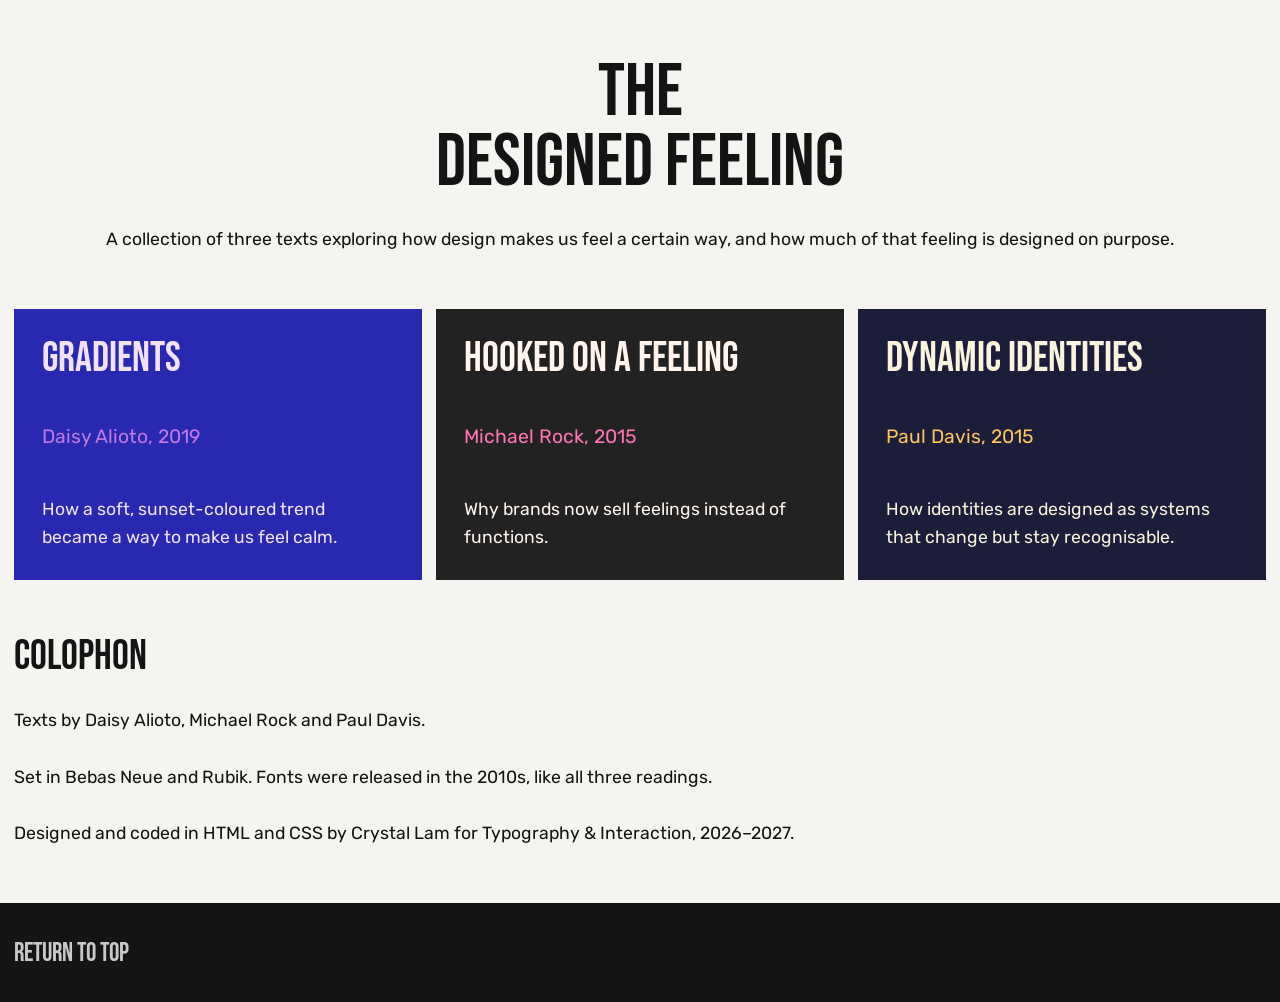
<file: index.html>
<!DOCTYPE html>
<html lang="en">
	<head>
		<meta charset="utf-8">
		<meta name="viewport" content="width=device-width, initial-scale=1">
		<title>The Designed Feeling</title>
		<style>
			@import 'styles/reset.css' layer(reset);
			@import 'styles/common.css' layer(common);
			@import 'styles/landing.css' layer(page);
		</style>
	</head>
	<body>
		<main>
			<!-- Cover -->
			<header>
				<h1>The <span class="title-key">Designed Feeling</span></h1>
				<p>A collection of three texts exploring how design makes us feel a certain way, and how much of that feeling is designed <nobr>on purpose.</nobr></p>
			</header>

			<!-- Table of contents: each chapter shows its own article's colours -->
			<section>
				<ol>
					<li class="chapter gradients">
						<h2><a href="gradients/">Gradients</a></h2>
						<p class="author">Daisy Alioto, 2019</p>
						<p>How a soft, sunset-coloured trend became a way to make us feel calm.</p>
					</li>
					<li class="chapter feeling">
						<h2><a href="hooked-on-a-feeling/">Hooked on a Feeling</a></h2>
						<p class="author">Michael Rock, 2015</p>
						<p>Why brands now sell feelings instead of functions.</p>
					</li>
					<li class="chapter identities">
						<h2><a href="dynamic-identities/">Dynamic Identities</a></h2>
						<p class="author">Paul Davis, 2015</p>
						<p>How identities are designed as systems that change but stay recognisable.</p>
					</li>
				</ol>
			</section>

			<!-- Colophon -->
			<section>
				<h2>Colophon</h2>
				<p>Texts by Daisy Alioto, Michael Rock and Paul Davis.</p>
				<p>Set in Bebas Neue and Rubik. Fonts were released in the 2010s, like all three readings.</p>
				<p>Designed and coded in HTML and CSS by Crystal Lam for Typography &amp; Interaction, 2026–2027.</p>
			</section>
		</main>

		<footer>
			<a href="#">Return to top</a>
		</footer>
	</body>
</html>
</file>
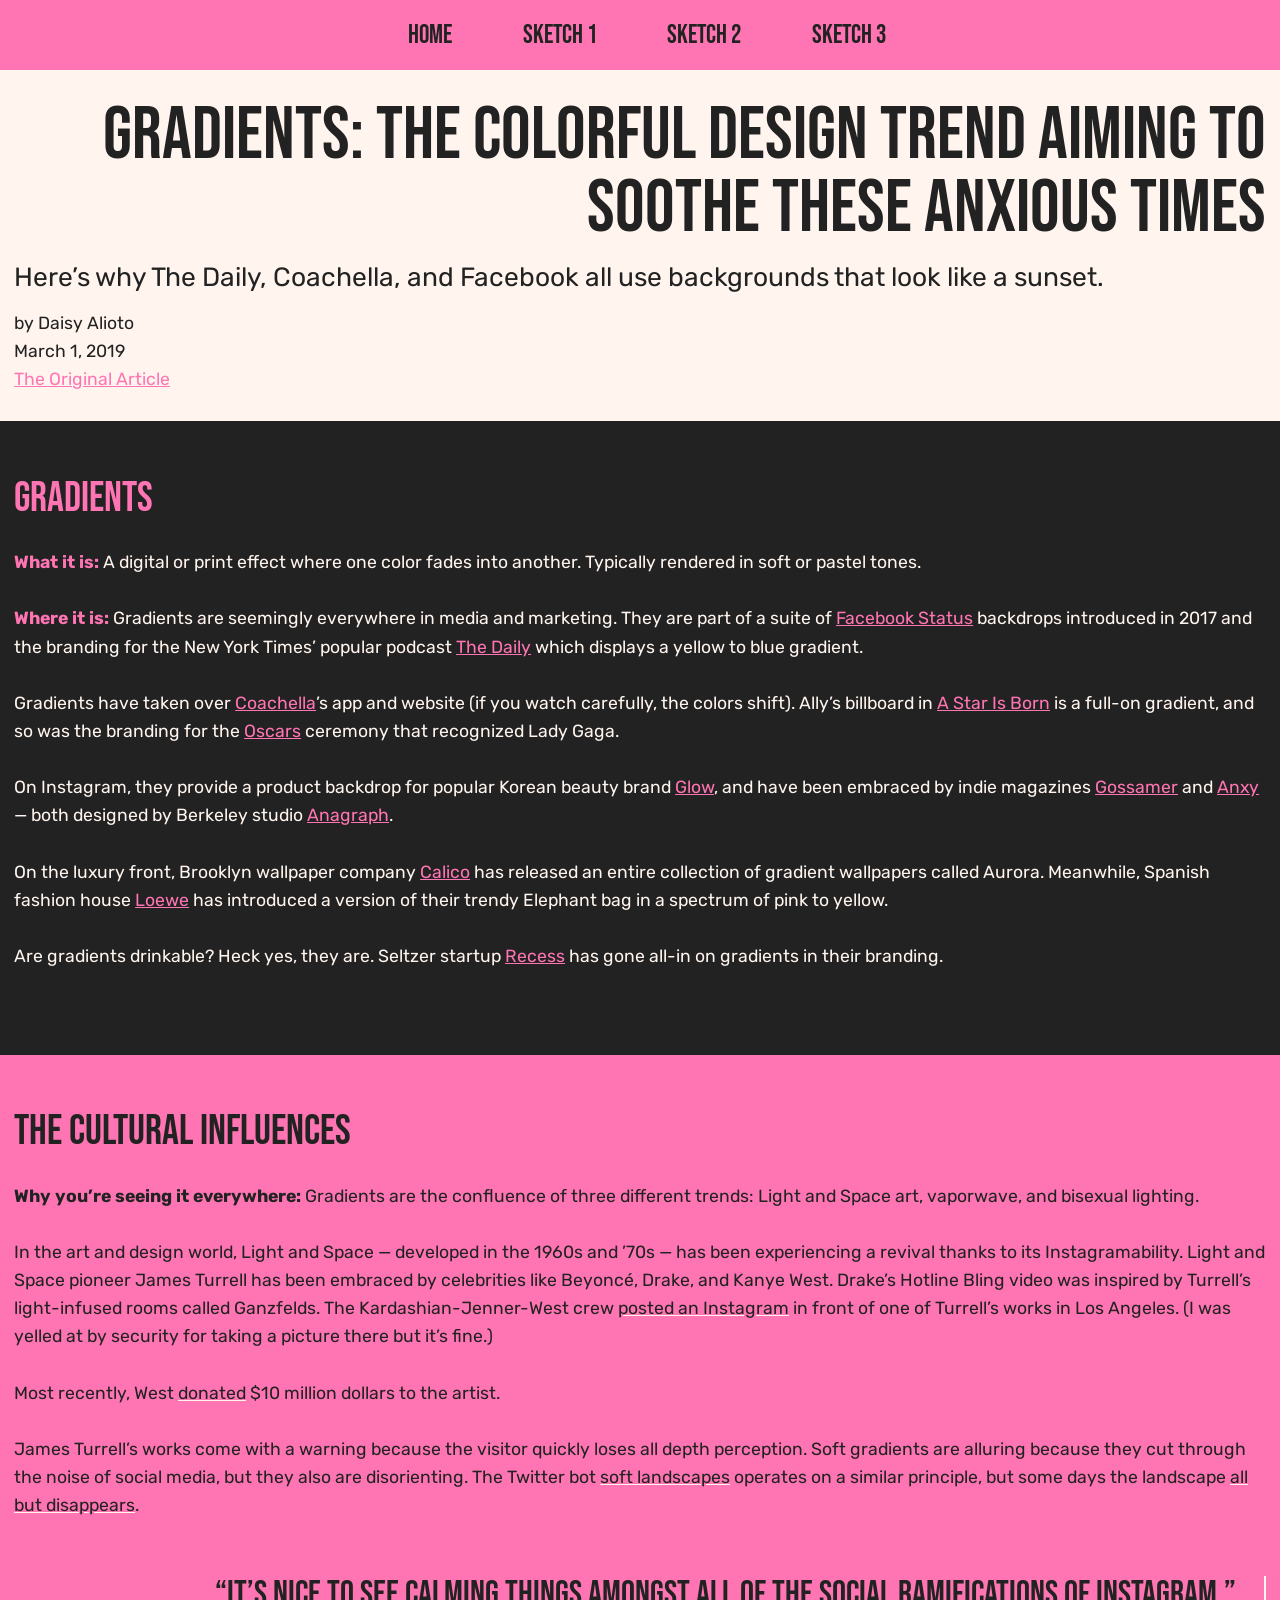
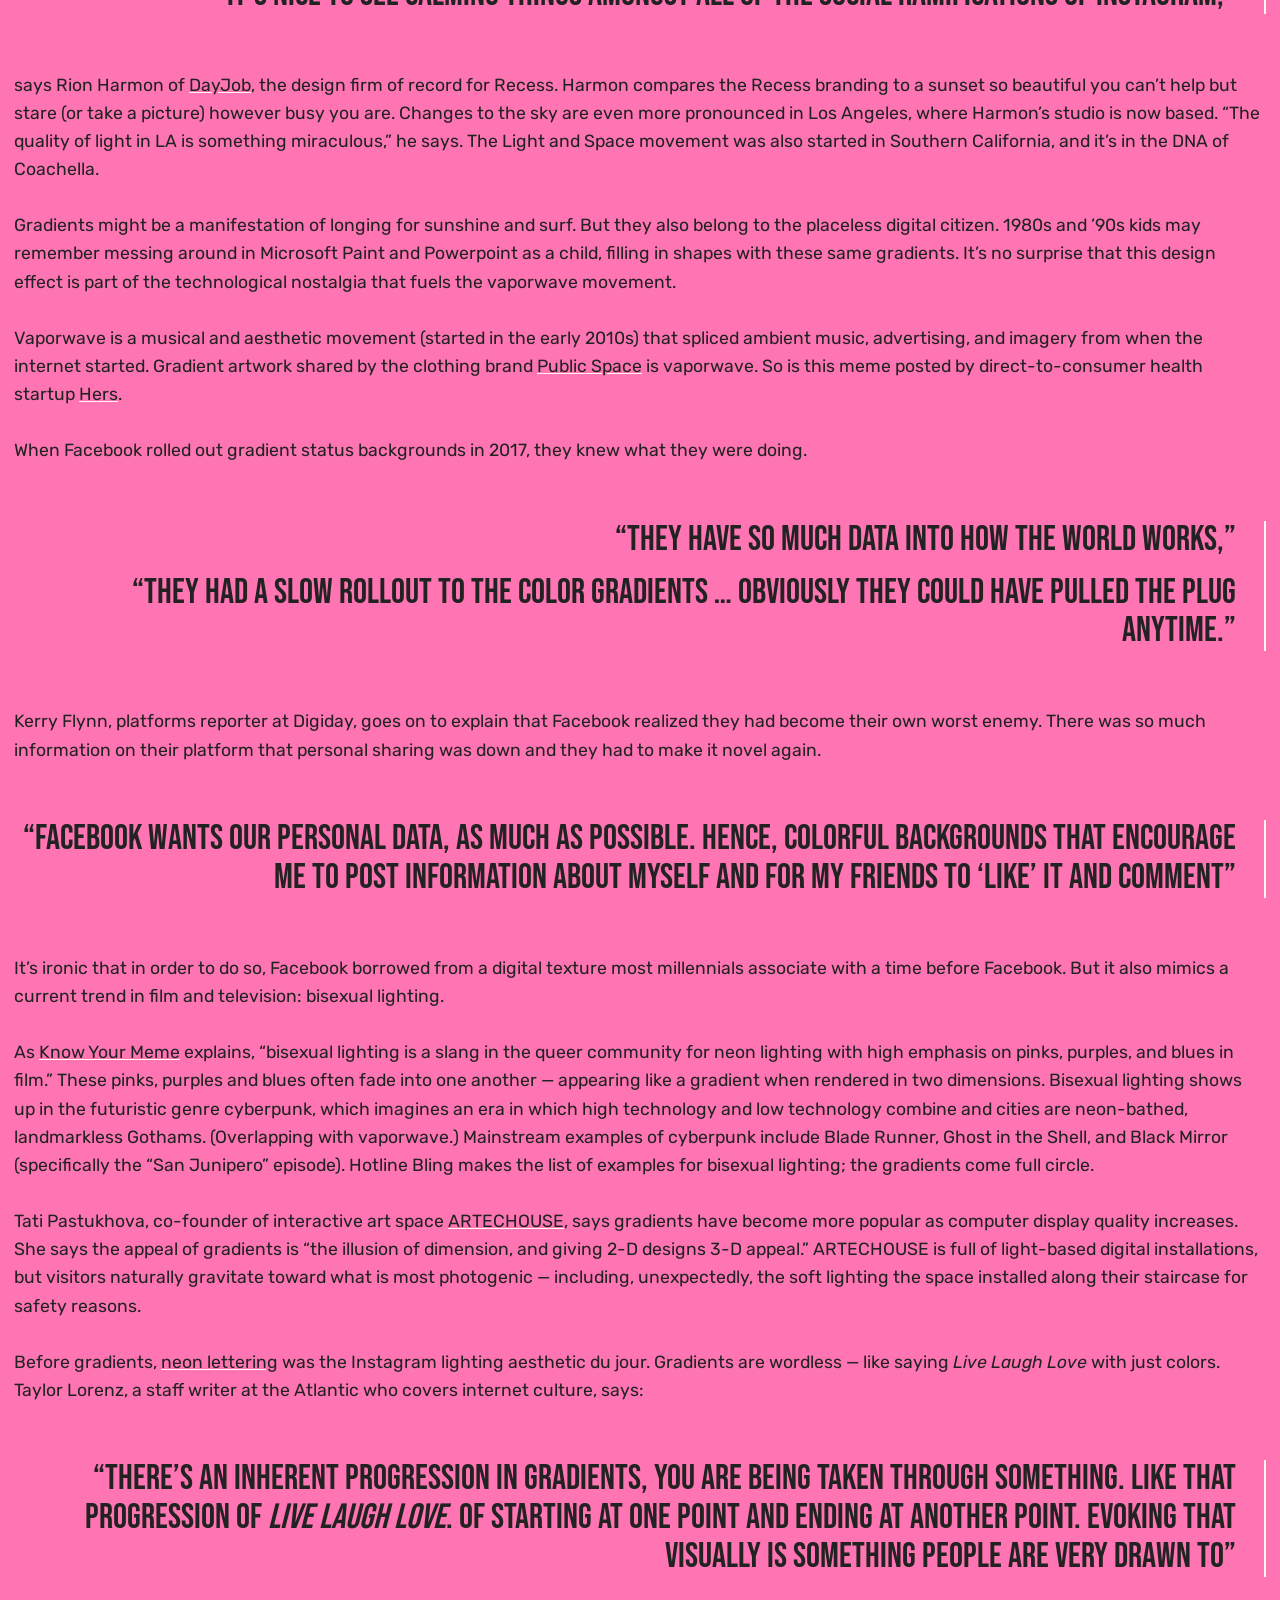
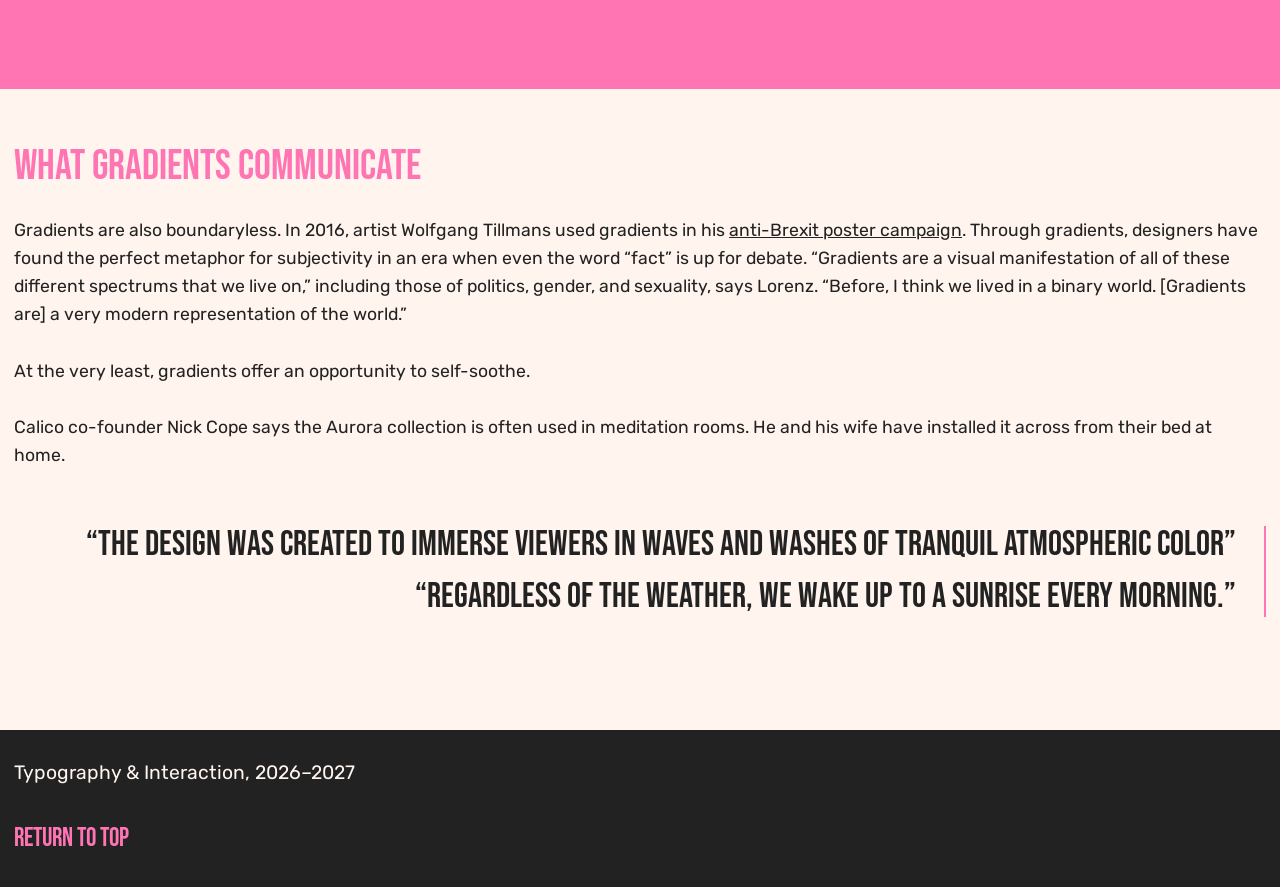
<file: direction-3/index.html>
<!DOCTYPE html>
<html lang="en">
	<head>
		<meta charset="utf-8">
		<meta name="viewport" content="width=device-width, initial-scale=1">
		<title>Binding</title>
		<style>
			@import '../styles/reset.css' layer(reset);
			@import '../styles/common.css' layer(common);
			@import 'style.css' layer(page);
		</style>
	</head>
	<body>
		<header>
			<nav>
				<ul>
					<li>
						<a href="../index.html">Home</a>
					</li>
					<li>
						<a href="../direction-1/index.html">Sketch 1</a>
					</li>
					<li>
						<a href="../direction-2/index.html">Sketch 2</a>
					</li>
					<li>
						<a href="../direction-3/index.html">Sketch 3</a>
					</li>
				</ul>
			</nav>
		</header>
		<main>
			<article id="gradients">
				<header>
					<hgroup>
						<h1>Gradients: the colorful design trend aiming to soothe these <nobr>anxious times</nobr></h1>
						<p class="subtitle">Here’s why The Daily, Coachella, and Facebook all use backgrounds that look like <nobr>a sunset.</nobr></p>
					</hgroup>
					<p>by Daisy Alioto</p>
					<time datetime="2019-03-01">March 1, 2019</time>
					<p class="source"><a href="https://www.vox.com/the-goods/2019/3/1/18241592/gradients-facebook-coachella-daily-fading-pastel-design-trend">The Original Article</a></p>
				</header>

				<!-- nobr on the last words of each paragraph keeps them together to avoid orphans -->
				<section>
					<h2>Gradients</h2>

					<p><strong>What it is:</strong> A digital or print effect where one color fades into another. Typically rendered in soft or <nobr>pastel tones.</nobr></p>

					<p><strong>Where it is:</strong> Gradients are seemingly everywhere in media and marketing. They are part of a suite of <a href="https://mashable.com/2017/03/31/facebook-color-statuses/#B10PP5QhZqqm">Facebook Status</a> backdrops introduced in 2017 and the branding for the New York Times’ popular podcast <a href="https://www.nytimes.com/column/the-daily">The Daily</a> which displays a yellow to <nobr>blue gradient.</nobr></p>

					<p>Gradients have taken over <a href="https://www.coachella.com/">Coachella</a>’s app and website (if you watch carefully, the colors shift). Ally’s billboard in <a href="https://www.indiewire.com/2019/01/ally-billboard-los-angeles-a-star-is-born-gaga-1202032275/">A Star Is Born</a> is a full-on gradient, and so was the branding for the <a href="https://www.newscaststudio.com/2019/02/25/oscars-2019-key-art-design/">Oscars</a> ceremony that recognized <nobr>Lady Gaga.</nobr></p>

					<p>On Instagram, they provide a product backdrop for popular Korean beauty brand <a href="https://www.instagram.com/p/BsgJmzkAnZ7/">Glow</a>, and have been embraced by indie magazines <a href="https://www.instagram.com/p/BhDRYOFF7KU/">Gossamer</a> and <a href="https://www.instagram.com/p/Br6GJIuBA8M/">Anxy</a> — both designed by Berkeley <nobr>studio <a href="https://www.anagraph.com/">Anagraph</a>.</nobr></p>

					<p>On the luxury front, Brooklyn wallpaper company <a href="https://calicowallpaper.com/collection/aurora/">Calico</a> has released an entire collection of gradient wallpapers called Aurora. Meanwhile, Spanish fashion house <a href="https://www.loewe.com/usa/en/women/bags/elephant-spray-mini-bag/199.12YM93-9074.html?cgid=w_bags#iscroll=1">Loewe</a> has introduced a version of their trendy Elephant bag in a spectrum of pink <nobr>to yellow.</nobr></p>

					<p>Are gradients drinkable? Heck yes, they are. Seltzer startup <a href="https://www.takearecess.com/">Recess</a> has gone all-in on gradients in <nobr>their branding.</nobr></p>
				</section>

				<section>
					<h2>The Cultural Influences</h2>

					<p><strong>Why you’re seeing it everywhere:</strong> Gradients are the confluence of three different trends: Light and Space art, vaporwave, and <nobr>bisexual lighting.</nobr></p>

					<p>In the art and design world, Light and Space — developed in the 1960s and ’70s — has been experiencing a revival thanks to its Instagramability. Light and Space pioneer James Turrell has been embraced by celebrities like Beyoncé, Drake, and Kanye West. Drake’s Hotline Bling video was inspired by Turrell’s light-infused rooms called Ganzfelds. The Kardashian-Jenner-West crew <a href="https://www.instagram.com/p/BDvhvleG-DA/">posted an Instagram</a> in front of one of Turrell’s works in Los Angeles. (I was yelled at by security for taking a picture there but <nobr>it’s fine.)</nobr></p>

					<p>Most recently, West <a href="https://www.dazeddigital.com/art-photography/article/42951/1/artist-james-turrell-reasons-beyonce-drake-kanye-loves-roden-crater-project">donated</a> $10 million dollars to <nobr>the artist.</nobr></p>

					<p>James Turrell’s works come with a warning because the visitor quickly loses all depth perception. Soft gradients are alluring because they cut through the noise of social media, but they also are disorienting. The Twitter bot <a href="https://twitter.com/softlandscapes">soft landscapes</a> operates on a similar principle, but some days the landscape <a href="https://twitter.com/softlandscapes/status/1095486321475362819">all but <nobr>disappears</nobr></a>.</p>

					<blockquote>
						<p><q>It’s nice to see calming things amongst all of the social ramifications <nobr>of Instagram,</nobr></q></p>
					</blockquote>

					<p>says Rion Harmon of <a href="https://dayjob.work/">DayJob</a>, the design firm of record for Recess. Harmon compares the Recess branding to a sunset so beautiful you can’t help but stare (or take a picture) however busy you are. Changes to the sky are even more pronounced in Los Angeles, where Harmon’s studio is now based. <q>The quality of light in LA is something miraculous,</q> he says. The Light and Space movement was also started in Southern California, and it’s in the DNA <nobr>of Coachella.</nobr></p>

					<p>Gradients might be a manifestation of longing for sunshine and surf. But they also belong to the placeless digital citizen. 1980s and ’90s kids may remember messing around in Microsoft Paint and Powerpoint as a child, filling in shapes with these same gradients. It’s no surprise that this design effect is part of the technological nostalgia that fuels the <nobr>vaporwave movement.</nobr></p>

					<p>Vaporwave is a musical and aesthetic movement (started in the early 2010s) that spliced ambient music, advertising, and imagery from when the internet started. Gradient artwork shared by the clothing brand <a href="https://www.instagram.com/p/Bg8gT6jgopM/">Public Space</a> is vaporwave. So is this meme posted by direct-to-consumer health <nobr>startup <a href="https://www.instagram.com/p/Bs1HJ74n02k/">Hers</a>.</nobr></p>

					<p>When Facebook rolled out gradient status backgrounds in 2017, they knew what they <nobr>were doing.</nobr></p>

					<blockquote>
						<p><q>They have so much data into how the world works,</q></p>
						<p><q>They had a slow rollout to the color gradients … Obviously they could have pulled the <nobr>plug anytime.</nobr></q></p>
					</blockquote>

					<p>Kerry Flynn, platforms reporter at Digiday, goes on to explain that Facebook realized they had become their own worst enemy. There was so much information on their platform that personal sharing was down and they had to make it <nobr>novel again.</nobr></p>

					<blockquote>
						<p><q>Facebook wants our personal data, as much as possible. Hence, colorful backgrounds that encourage me to post information about myself and for my friends to ‘Like’ it <nobr>and comment</nobr></q></p>
					</blockquote>

					<p>It’s ironic that in order to do so, Facebook borrowed from a digital texture most millennials associate with a time before Facebook. But it also mimics a current trend in film and television: <nobr>bisexual lighting.</nobr></p>

					<p>As <a href="https://knowyourmeme.com/memes/bisexual-lighting">Know Your Meme</a> explains, <q>bisexual lighting is a slang in the queer community for neon lighting with high emphasis on pinks, purples, and blues in film.</q> These pinks, purples and blues often fade into one another — appearing like a gradient when rendered in two dimensions. Bisexual lighting shows up in the futuristic genre cyberpunk, which imagines an era in which high technology and low technology combine and cities are neon-bathed, landmarkless Gothams. (Overlapping with vaporwave.) Mainstream examples of cyberpunk include Blade Runner, Ghost in the Shell, and Black Mirror (specifically the <q>San Junipero</q> episode). Hotline Bling makes the list of examples for bisexual lighting; the gradients come <nobr>full circle.</nobr></p>

					<p>Tati Pastukhova, co-founder of interactive art space <a href="https://www.artechouse.com/">ARTECHOUSE</a>, says gradients have become more popular as computer display quality increases. She says the appeal of gradients is <q>the illusion of dimension, and giving 2-D designs 3-D appeal.</q> ARTECHOUSE is full of light-based digital installations, but visitors naturally gravitate toward what is most photogenic — including, unexpectedly, the soft lighting the space installed along their staircase for <nobr>safety reasons.</nobr></p>

					<p>Before gradients, <a href="https://www.nytimes.com/2017/10/13/style/neon-is-back.html">neon lettering</a> was the Instagram lighting aesthetic du jour. Gradients are wordless — like saying <em>Live Laugh Love</em> with just colors. Taylor Lorenz, a staff writer at the Atlantic who covers internet <nobr>culture, says:</nobr></p>

					<blockquote>
						<p><q>There’s an inherent progression in gradients, you are being taken through something. Like that progression of <em>Live Laugh Love</em>. Of starting at one point and ending at another point. Evoking that visually is something people are very <nobr>drawn to</nobr></q></p>
					</blockquote>
				</section>

				<section>
					<h2>What Gradients Communicate</h2>

					<p>Gradients are also boundaryless. In 2016, artist Wolfgang Tillmans used gradients in his <a href="https://www.dezeen.com/2016/04/26/wolfgang-tillmans-eu-referendum-posters-anti-brexit-campaign-uk-remain/">anti-Brexit poster campaign</a>. Through gradients, designers have found the perfect metaphor for subjectivity in an era when even the word <q>fact</q> is up for debate. <q>Gradients are a visual manifestation of all of these different spectrums that we live on,</q> including those of politics, gender, and sexuality, says Lorenz. <q>Before, I think we lived in a binary world. [Gradients are] a very modern representation of <nobr>the world.</nobr></q></p>

					<p>At the very least, gradients offer an opportunity <nobr>to self-soothe.</nobr></p>

					<p>Calico co-founder Nick Cope says the Aurora collection is often used in meditation rooms. He and his wife have installed it across from their bed <nobr>at home.</nobr></p>

					<blockquote>
						<p><q>The design was created to immerse viewers in waves and washes of tranquil <nobr>atmospheric color</nobr></q></p>
						<p><q>Regardless of the weather, we wake up to a sunrise <nobr>every morning.</nobr></q></p>
					</blockquote>
				</section>
			</article>
		</main>

		<footer>
			<p>Typography & Interaction, 2026–2027</p>
			<!-- From Michael's example + searched to make sure it will just take user back to the top without an extra id -->
			<a href="#">Return to top</a>
		</footer>

	</body>
</html>
</file>
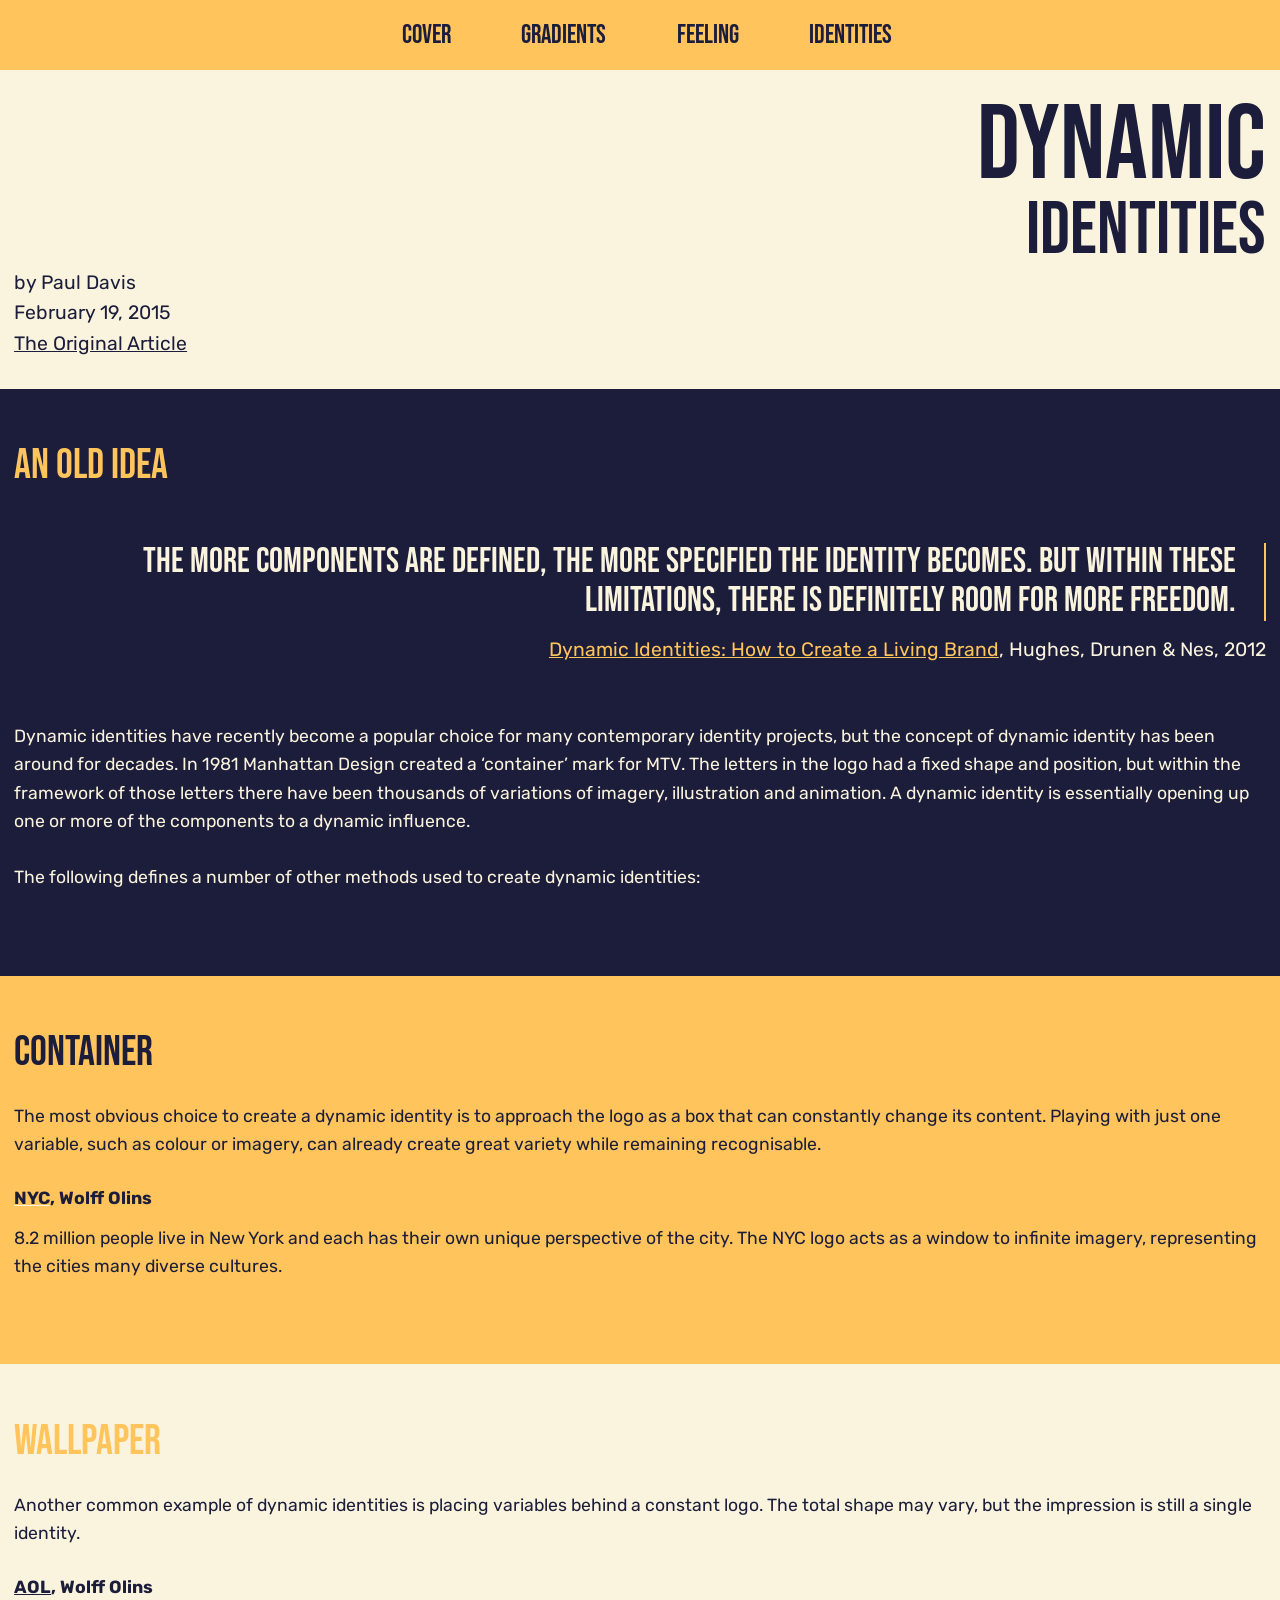
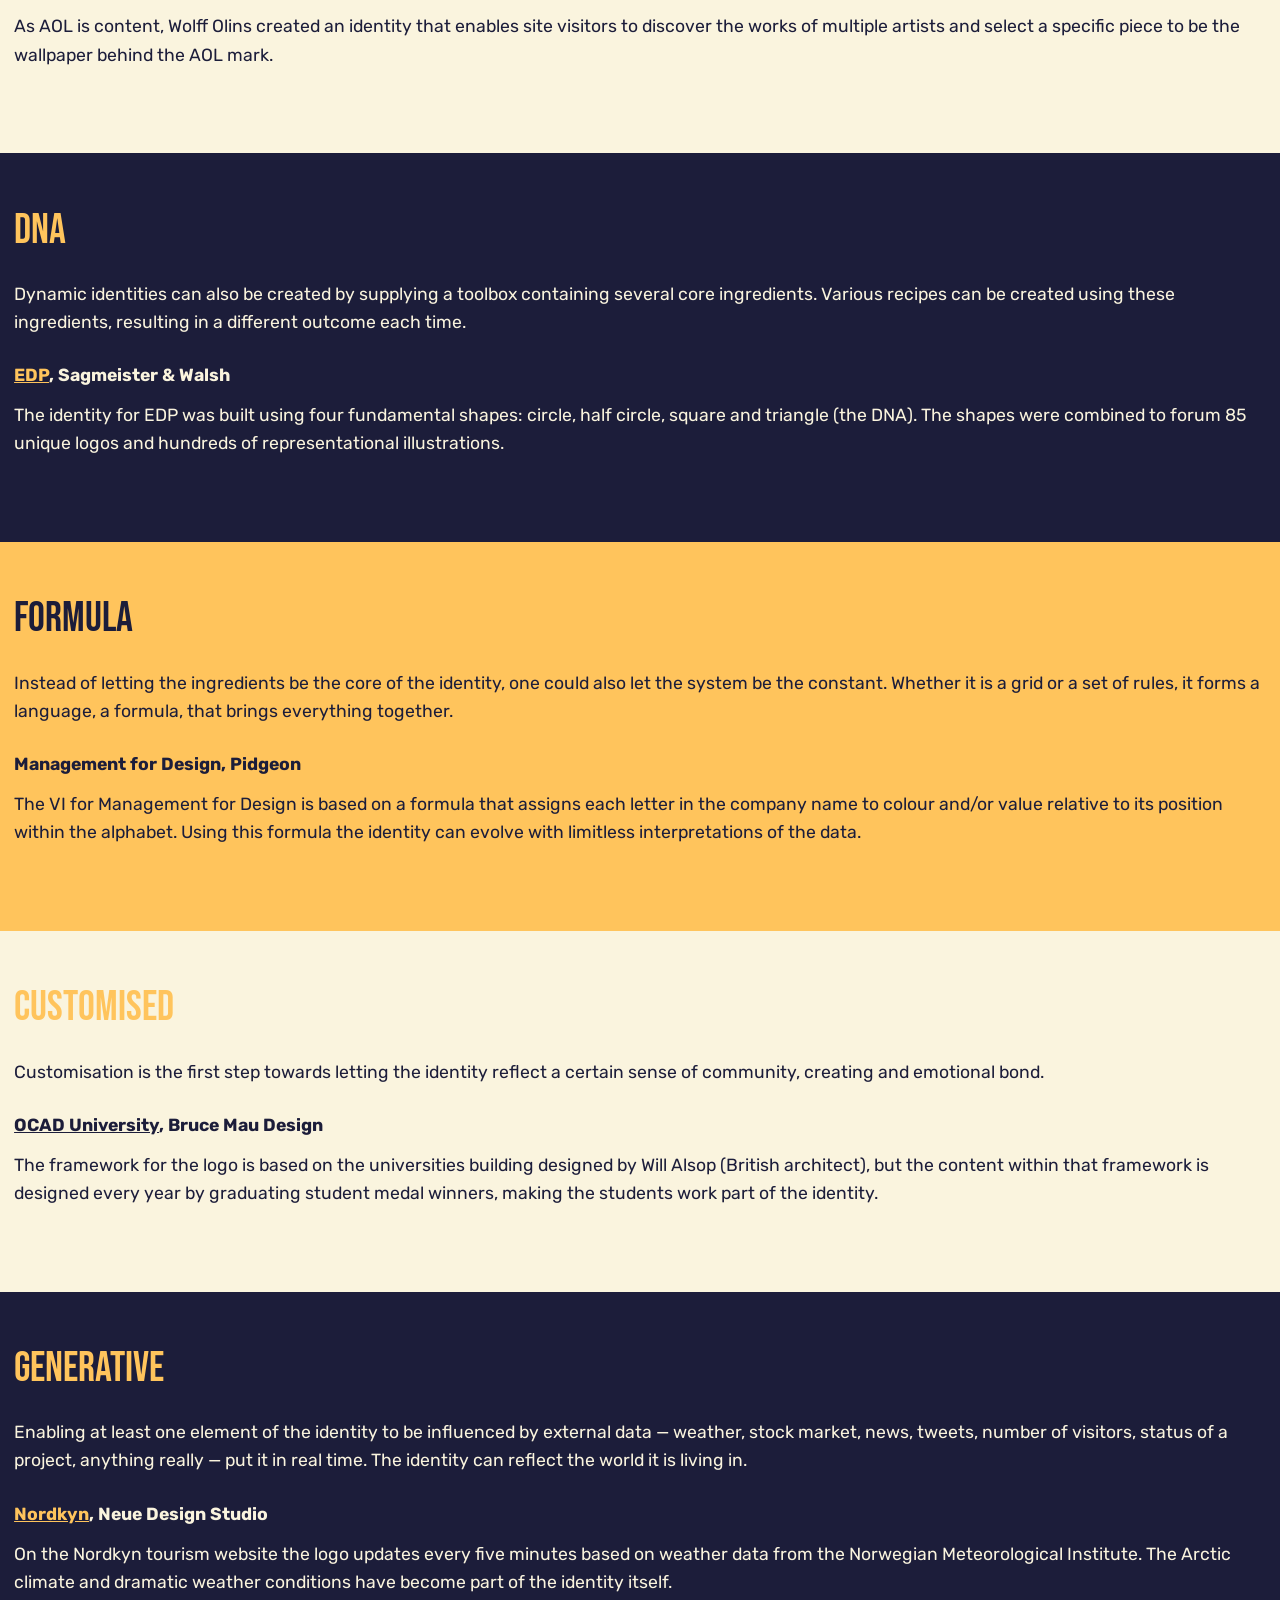
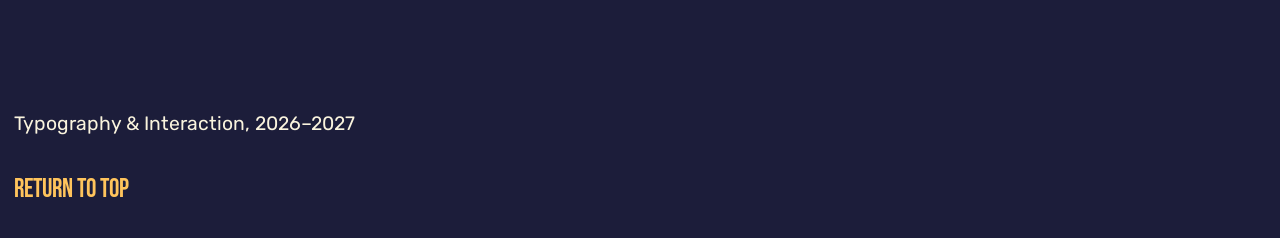
<file: dynamic-identities/index.html>
<!DOCTYPE html>
<html lang="en">
	<head>
		<meta charset="utf-8">
		<meta name="viewport" content="width=device-width, initial-scale=1">
		<title>Dynamic Identities</title>
		<style>
			@import '../styles/reset.css' layer(reset);
			@import '../styles/common.css' layer(common);
			@import 'style.css' layer(page);
		</style>
	</head>
	<body>
		<header>
			<nav>
				<ul>
					<li>
						<a href="../index.html">Cover</a>
					</li>
					<li>
						<a href="../gradients/">Gradients</a>
					</li>
					<li>
						<a href="../hooked-on-a-feeling/">Feeling</a>
					</li>
					<li>
						<a href="../dynamic-identities/">Identities</a>
					</li>
				</ul>
			</nav>
		</header>
		<main>
			<article id="dynamic-identities">
				<header>
					<h1><span class="title-key">Dynamic</span> Identities</h1>
					<p>by Paul Davis</p>
					<time datetime="2015-02-19">February 19, 2015</time>
					<p class="source"><a href="https://pdtv.medium.com/dynamic-identities-85abb28fef2c">The Original Article</a></p>
				</header>

				<section>
					<h2>An Old Idea</h2>

					<figure>
						<blockquote>
							<p>The more components are defined, the more specified the identity becomes. But within these limitations, there is definitely room for <nobr>more freedom.</nobr></p>
						</blockquote>
						<figcaption><cite><a href="https://www.issuu.com/bis_publishers/docs/dynamic_identities">Dynamic Identities: How to Create a Living Brand</a></cite>, Hughes, Drunen &amp; Nes, 2012</figcaption>
					</figure>

					<p>Dynamic identities have recently become a popular choice for many contemporary identity projects, but the concept of dynamic identity has been around for decades. In 1981 Manhattan Design created a ‘container’ mark for MTV. The letters in the logo had a fixed shape and position, but within the framework of those letters there have been thousands of variations of imagery, illustration and animation. A dynamic identity is essentially opening up one or more of the components to a dynamic influence.</p>

					<p>The following defines a number of other methods used to create dynamic identities:</p>
				</section>

				<section>
					<h2>Container</h2>

					<p>The most obvious choice to create a dynamic identity is to approach the logo as a box that can constantly change its content. Playing with just one variable, such as colour or imagery, can already create great variety while remaining recognisable.</p>

					<h3><a href="https://underconsideration.com/brandnew_v1/archives/i_wolff_olins.php">NYC</a>, Wolff Olins</h3>

					<p>8.2 million people live in New York and each has their own unique perspective of the city. The NYC logo acts as a window to infinite imagery, representing the cities many diverse cultures.</p>
				</section>

				<section>
					<h2>Wallpaper</h2>
					<p>Another common example of dynamic identities is placing variables behind a constant logo. The total shape may vary, but the impression is still a single identity.</p>

					<h3><a href="https://lovethework.com/work-awards/entries/aol-rebrand-270173">AOL</a>, Wolff Olins</h3>

					<p>As AOL is content, Wolff Olins created an identity that enables site visitors to discover the works of multiple artists and select a specific piece to be the wallpaper behind the AOL mark.</p>
				</section>

				<section>
					<h2>DNA</h2>

					<p>Dynamic identities can also be created by supplying a toolbox containing several core ingredients. Various recipes can be created using these ingredients, resulting in a different outcome each time.</p>

					<h3><a href="https://www.andwalsh.com/work/all/edp/">EDP</a>, Sagmeister &amp; Walsh</h3>

					<p>The identity for EDP was built using four fundamental shapes: circle, half circle, square and triangle (the DNA). The shapes were combined to forum 85 unique logos and hundreds of representational illustrations.</p>
				</section>

				<section>
					<h2>Formula</h2>

					<p>Instead of letting the ingredients be the core of the identity, one could also let the system be the constant. Whether it is a grid or a set of rules, it forms a language, a formula, that brings everything together.</p>

					<h3>Management for Design, Pidgeon</h3>

					<p>The VI for Management for Design is based on a formula that assigns each letter in the company name to colour and/or value relative to its position within the alphabet. Using this formula the identity can evolve with limitless interpretations of the data.</p>
				</section>

				<section>
					<h2>Customised</h2>

					<p>Customisation is the first step towards letting the identity reflect a certain sense of community, creating and emotional bond.</p>

					<h3><a href="https://www.brucemaudesign.com/work/ocadu">OCAD University</a>, Bruce Mau Design</h3>

					<p>The framework for the logo is based on the universities building designed by Will Alsop (British architect), but the content within that framework is designed every year by graduating student medal winners, making the students work part of the identity.</p>
				</section>

				<section>
					<h2>Generative</h2>

					<p>Enabling at least one element of the identity to be influenced by external data — weather, stock market, news, tweets, number of visitors, status of a project, anything really — put it in real time. The identity can reflect the world it is living in.</p>

					<h3><a href="https://neue.no/work/visit-nordkyn/">Nordkyn</a>, Neue Design Studio</h3>

					<p>On the Nordkyn tourism website the logo updates every five minutes based on weather data from the Norwegian Meteorological Institute. The Arctic climate and dramatic weather conditions have become part of the identity itself.</p>
				</section>
			</article>
		</main>

		<footer>
			<p>Typography &amp; Interaction, 2026–2027</p>
			<!-- From Michael's example + searched to make sure it will just take user back to the top without an extra id -->
			<a href="#">Return to top</a>
		</footer>

	</body>
</html>
</file>
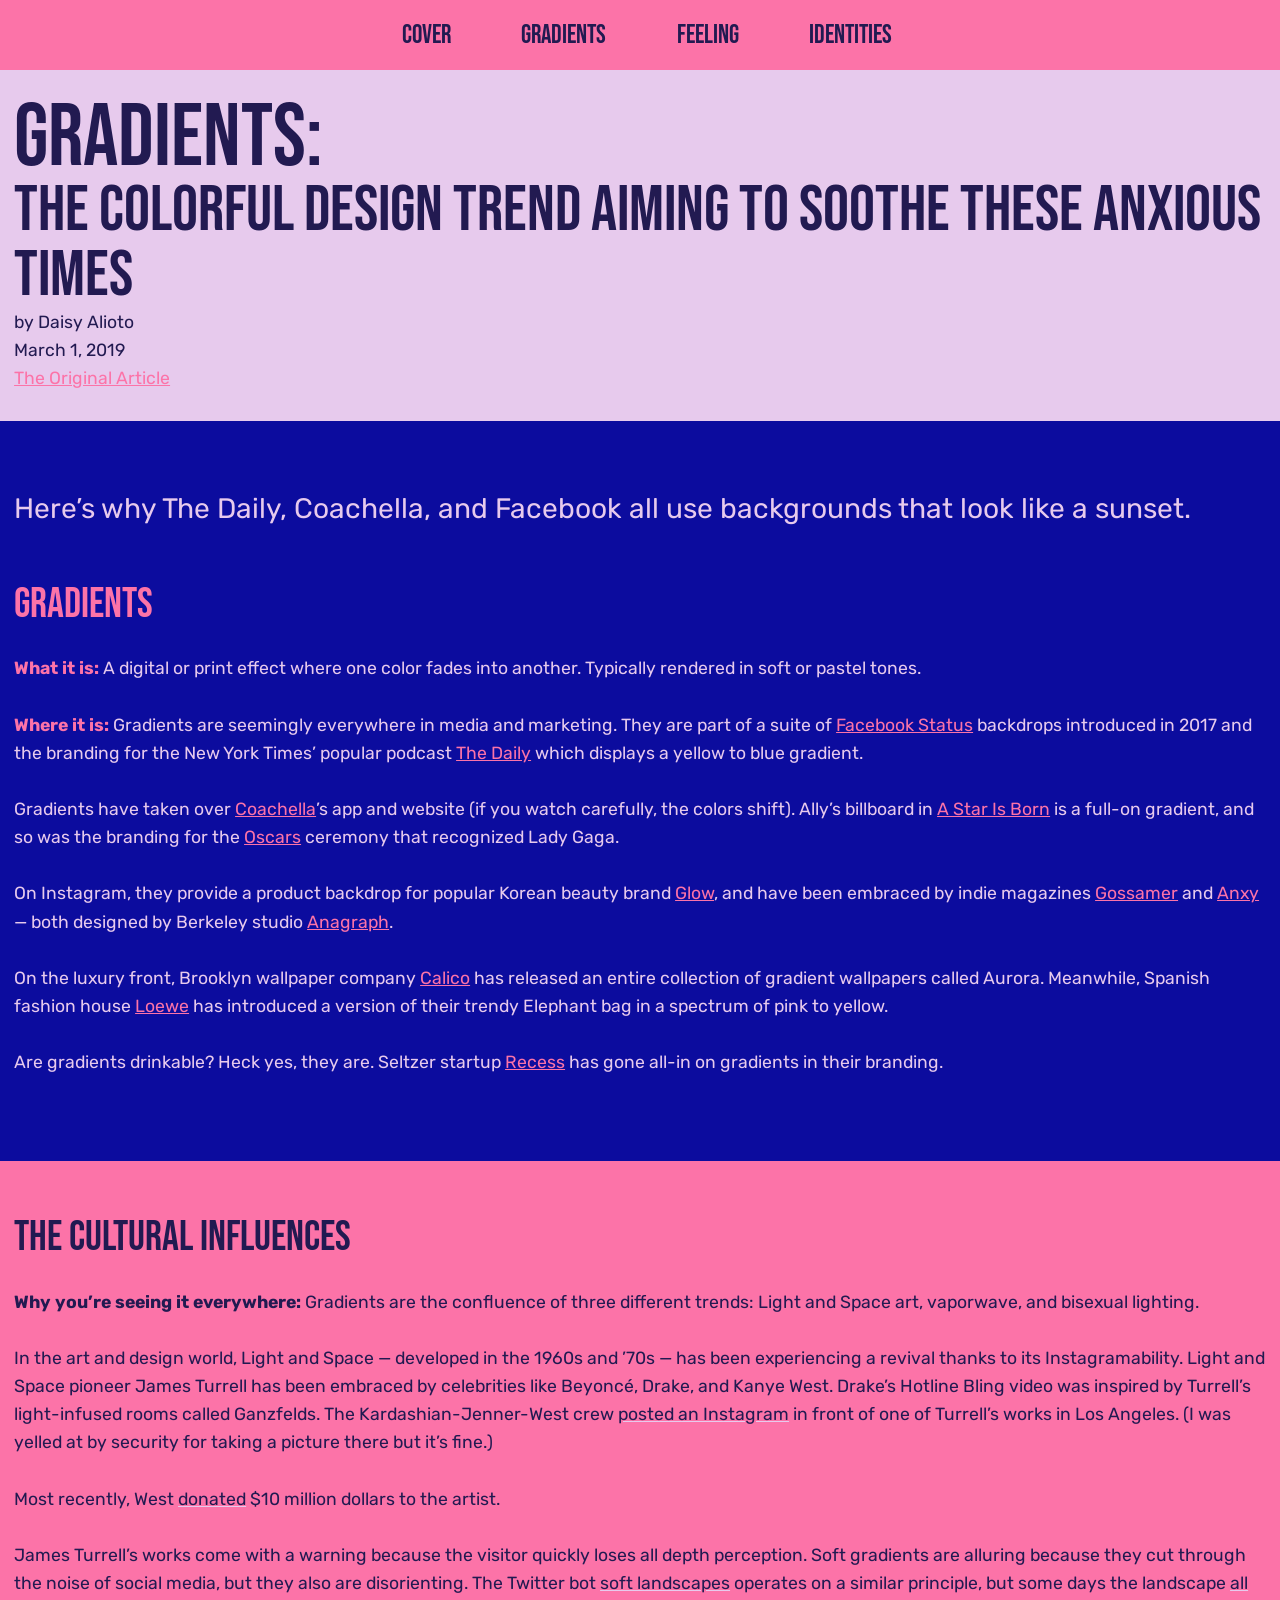
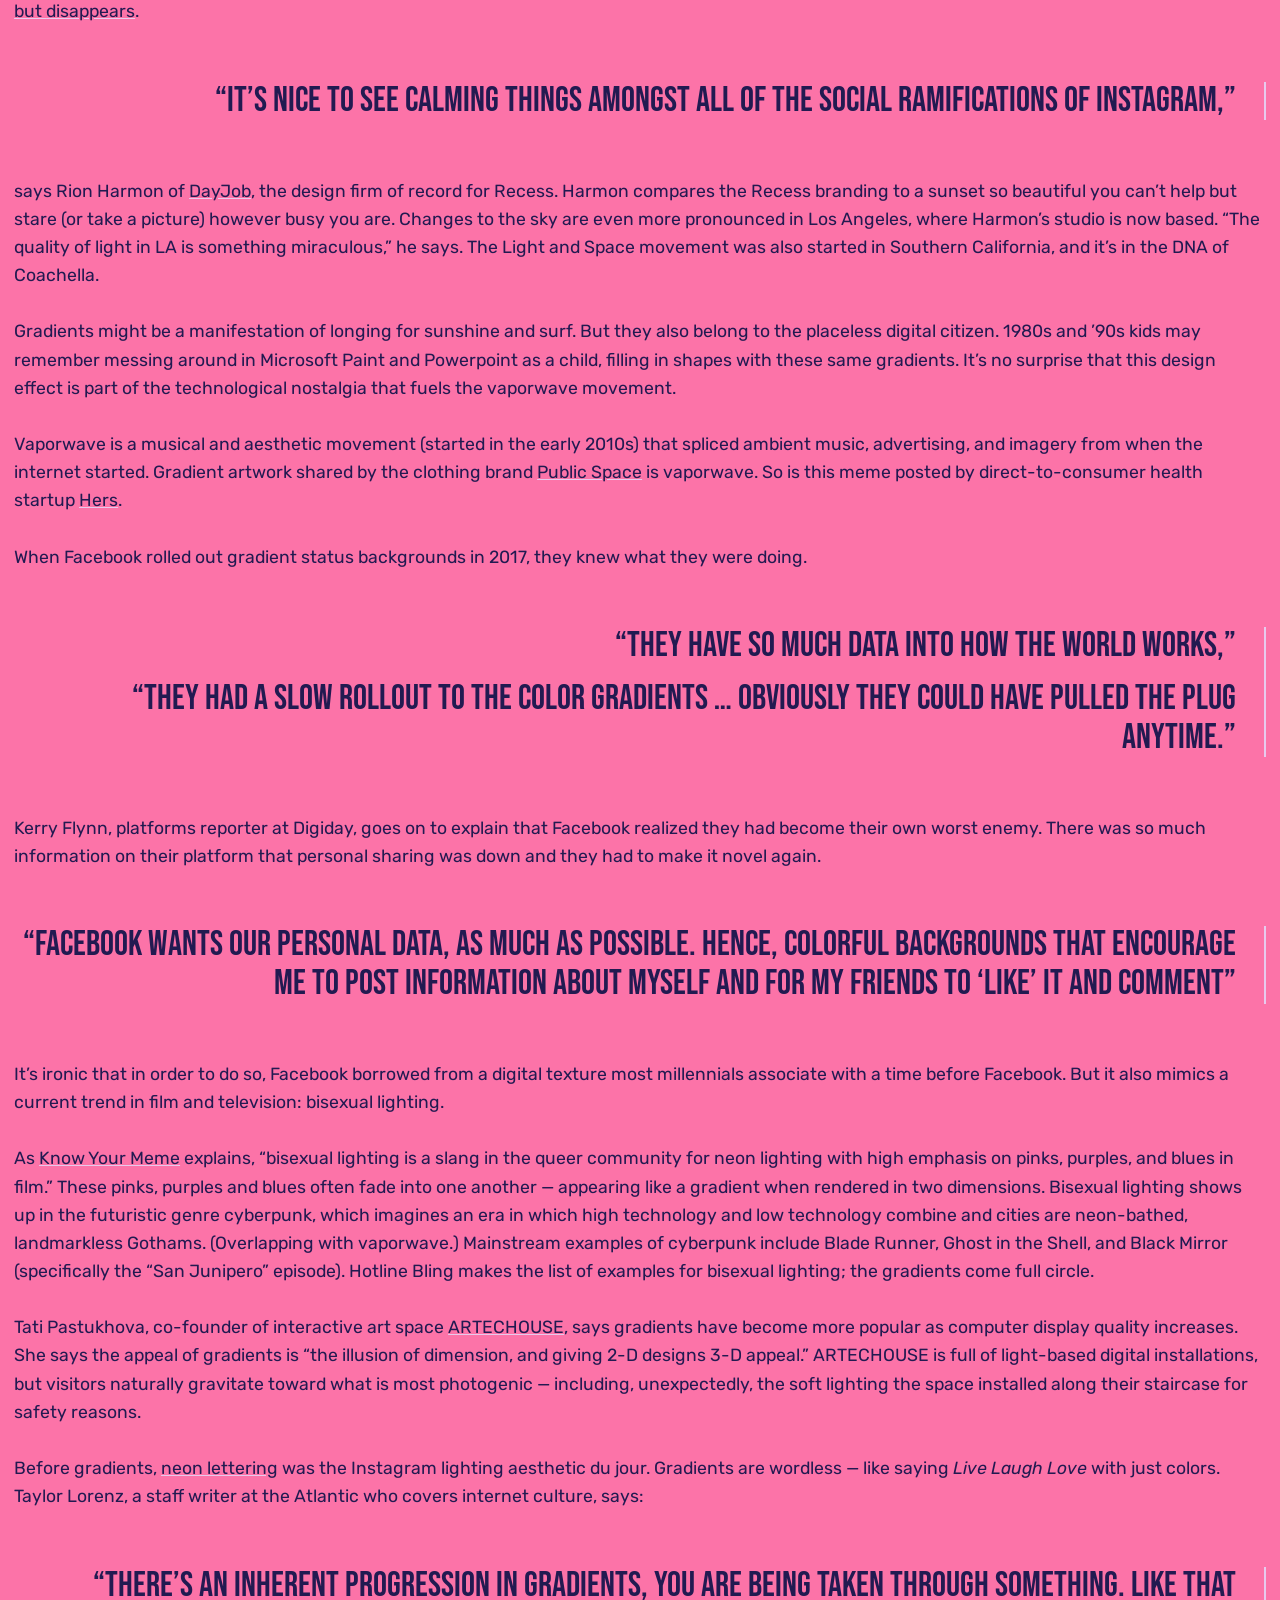
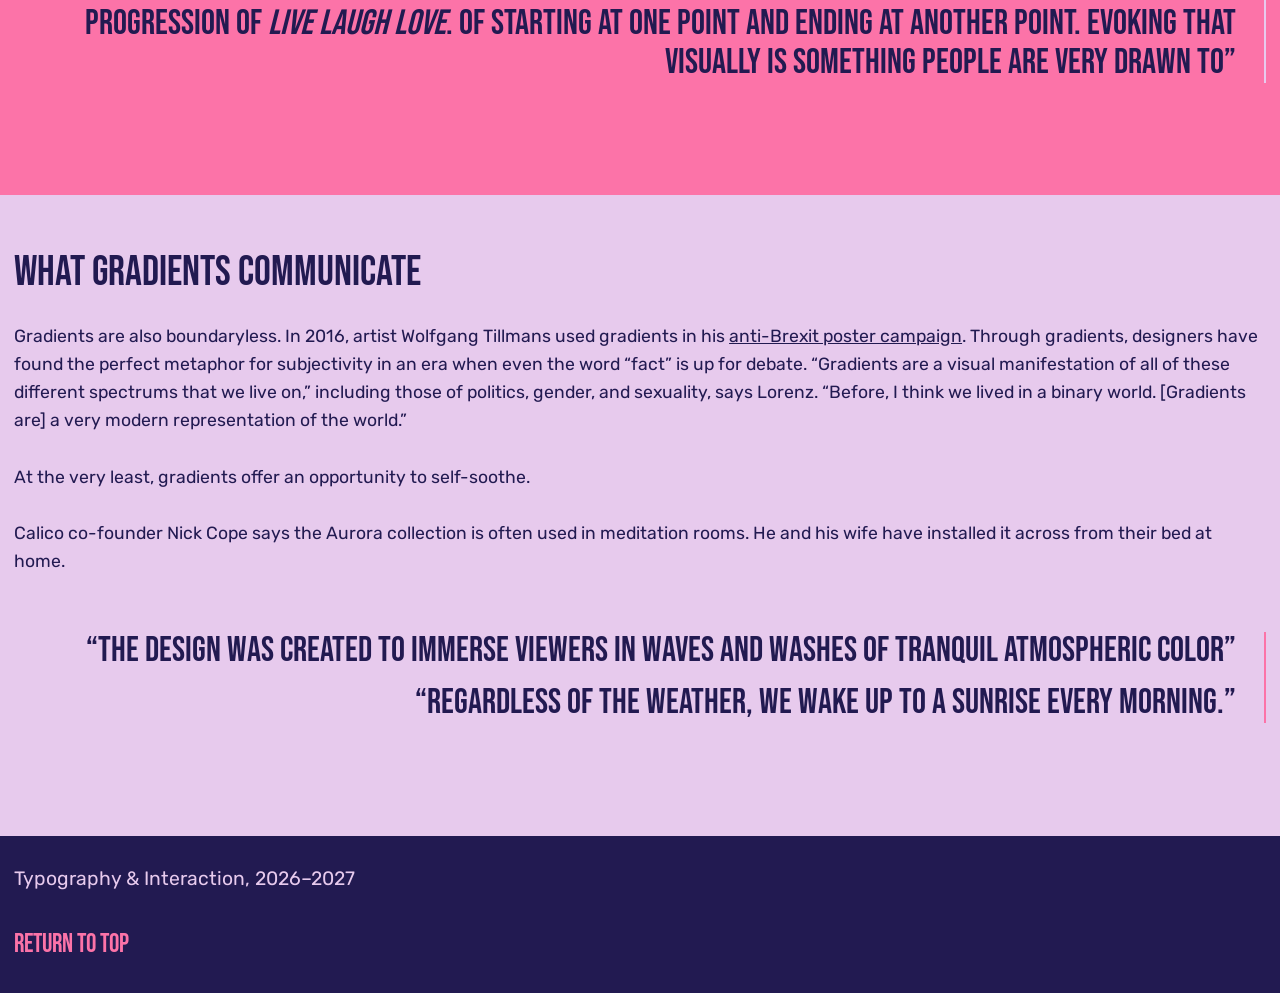
<file: gradients/index.html>
<!DOCTYPE html>
<html lang="en">
	<head>
		<meta charset="utf-8">
		<meta name="viewport" content="width=device-width, initial-scale=1">
		<title>Binding</title>
		<style>
			@import '../styles/reset.css' layer(reset);
			@import '../styles/common.css' layer(common);
			@import 'style.css' layer(page);
		</style>
	</head>
	<body>
		<header>
			<nav>
				<ul>
					<li>
						<a href="../index.html">Cover</a>
					</li>
					<li>
						<a href="../gradients/">Gradients</a>
					</li>
					<li>
						<a href="../hooked-on-a-feeling/">Feeling</a>
					</li>
					<li>
						<a href="../dynamic-identities/">Identities</a>
					</li>
				</ul>
			</nav>
		</header>
		<main>
			<article id="gradients">
				<header>
					<hgroup>
						<h1><span class="title-key">Gradients:</span> the colorful design trend aiming to soothe these <nobr>anxious times</nobr></h1>
					</hgroup>
					<p>by Daisy Alioto</p>
					<time datetime="2019-03-01">March 1, 2019</time>
					<p class="source"><a href="https://www.vox.com/the-goods/2019/3/1/18241592/gradients-facebook-coachella-daily-fading-pastel-design-trend">The Original Article</a></p>
				</header>

				<!-- nobr on the last words of each paragraph keeps them together to avoid orphans -->
				<section>
					<p class="subtitle">Here’s why The Daily, Coachella, and Facebook all use backgrounds that look like <nobr>a sunset.</nobr></p>

					<h2>Gradients</h2>

					<p><strong>What it is:</strong> A digital or print effect where one color fades into another. Typically rendered in soft or <nobr>pastel tones.</nobr></p>

					<p><strong>Where it is:</strong> Gradients are seemingly everywhere in media and marketing. They are part of a suite of <a href="https://mashable.com/2017/03/31/facebook-color-statuses/#B10PP5QhZqqm">Facebook Status</a> backdrops introduced in 2017 and the branding for the New York Times’ popular podcast <a href="https://www.nytimes.com/column/the-daily">The Daily</a> which displays a yellow to <nobr>blue gradient.</nobr></p>

					<p>Gradients have taken over <a href="https://www.coachella.com/">Coachella</a>’s app and website (if you watch carefully, the colors shift). Ally’s billboard in <a href="https://www.indiewire.com/2019/01/ally-billboard-los-angeles-a-star-is-born-gaga-1202032275/">A Star Is Born</a> is a full-on gradient, and so was the branding for the <a href="https://www.newscaststudio.com/2019/02/25/oscars-2019-key-art-design/">Oscars</a> ceremony that recognized <nobr>Lady Gaga.</nobr></p>

					<p>On Instagram, they provide a product backdrop for popular Korean beauty brand <a href="https://www.instagram.com/p/BsgJmzkAnZ7/">Glow</a>, and have been embraced by indie magazines <a href="https://www.instagram.com/p/BhDRYOFF7KU/">Gossamer</a> and <a href="https://www.instagram.com/p/Br6GJIuBA8M/">Anxy</a> — both designed by Berkeley <nobr>studio <a href="https://www.anagraph.com/">Anagraph</a>.</nobr></p>

					<p>On the luxury front, Brooklyn wallpaper company <a href="https://calicowallpaper.com/collection/aurora/">Calico</a> has released an entire collection of gradient wallpapers called Aurora. Meanwhile, Spanish fashion house <a href="https://www.loewe.com/usa/en/women/bags/elephant-spray-mini-bag/199.12YM93-9074.html?cgid=w_bags#iscroll=1">Loewe</a> has introduced a version of their trendy Elephant bag in a spectrum of pink <nobr>to yellow.</nobr></p>

					<p>Are gradients drinkable? Heck yes, they are. Seltzer startup <a href="https://www.takearecess.com/">Recess</a> has gone all-in on gradients in <nobr>their branding.</nobr></p>
				</section>

				<section>
					<h2>The Cultural Influences</h2>

					<p><strong>Why you’re seeing it everywhere:</strong> Gradients are the confluence of three different trends: Light and Space art, vaporwave, and <nobr>bisexual lighting.</nobr></p>

					<p>In the art and design world, Light and Space — developed in the 1960s and ’70s — has been experiencing a revival thanks to its Instagramability. Light and Space pioneer James Turrell has been embraced by celebrities like Beyoncé, Drake, and Kanye West. Drake’s Hotline Bling video was inspired by Turrell’s light-infused rooms called Ganzfelds. The Kardashian-Jenner-West crew <a href="https://www.instagram.com/p/BDvhvleG-DA/">posted an Instagram</a> in front of one of Turrell’s works in Los Angeles. (I was yelled at by security for taking a picture there but <nobr>it’s fine.)</nobr></p>

					<p>Most recently, West <a href="https://www.dazeddigital.com/art-photography/article/42951/1/artist-james-turrell-reasons-beyonce-drake-kanye-loves-roden-crater-project">donated</a> $10 million dollars to <nobr>the artist.</nobr></p>

					<p>James Turrell’s works come with a warning because the visitor quickly loses all depth perception. Soft gradients are alluring because they cut through the noise of social media, but they also are disorienting. The Twitter bot <a href="https://twitter.com/softlandscapes">soft landscapes</a> operates on a similar principle, but some days the landscape <a href="https://twitter.com/softlandscapes/status/1095486321475362819">all but <nobr>disappears</nobr></a>.</p>

					<blockquote>
						<p><q>It’s nice to see calming things amongst all of the social ramifications <nobr>of Instagram,</nobr></q></p>
					</blockquote>

					<p>says Rion Harmon of <a href="https://dayjob.work/">DayJob</a>, the design firm of record for Recess. Harmon compares the Recess branding to a sunset so beautiful you can’t help but stare (or take a picture) however busy you are. Changes to the sky are even more pronounced in Los Angeles, where Harmon’s studio is now based. <q>The quality of light in LA is something miraculous,</q> he says. The Light and Space movement was also started in Southern California, and it’s in the DNA <nobr>of Coachella.</nobr></p>

					<p>Gradients might be a manifestation of longing for sunshine and surf. But they also belong to the placeless digital citizen. 1980s and ’90s kids may remember messing around in Microsoft Paint and Powerpoint as a child, filling in shapes with these same gradients. It’s no surprise that this design effect is part of the technological nostalgia that fuels the <nobr>vaporwave movement.</nobr></p>

					<p>Vaporwave is a musical and aesthetic movement (started in the early 2010s) that spliced ambient music, advertising, and imagery from when the internet started. Gradient artwork shared by the clothing brand <a href="https://www.instagram.com/p/Bg8gT6jgopM/">Public Space</a> is vaporwave. So is this meme posted by direct-to-consumer health <nobr>startup <a href="https://www.instagram.com/p/Bs1HJ74n02k/">Hers</a>.</nobr></p>

					<p>When Facebook rolled out gradient status backgrounds in 2017, they knew what they <nobr>were doing.</nobr></p>

					<blockquote>
						<p><q>They have so much data into how the world works,</q></p>
						<p><q>They had a slow rollout to the color gradients … Obviously they could have pulled the <nobr>plug anytime.</nobr></q></p>
					</blockquote>

					<p>Kerry Flynn, platforms reporter at Digiday, goes on to explain that Facebook realized they had become their own worst enemy. There was so much information on their platform that personal sharing was down and they had to make it <nobr>novel again.</nobr></p>

					<blockquote>
						<p><q>Facebook wants our personal data, as much as possible. Hence, colorful backgrounds that encourage me to post information about myself and for my friends to ‘Like’ it <nobr>and comment</nobr></q></p>
					</blockquote>

					<p>It’s ironic that in order to do so, Facebook borrowed from a digital texture most millennials associate with a time before Facebook. But it also mimics a current trend in film and television: <nobr>bisexual lighting.</nobr></p>

					<p>As <a href="https://knowyourmeme.com/memes/bisexual-lighting">Know Your Meme</a> explains, <q>bisexual lighting is a slang in the queer community for neon lighting with high emphasis on pinks, purples, and blues in film.</q> These pinks, purples and blues often fade into one another — appearing like a gradient when rendered in two dimensions. Bisexual lighting shows up in the futuristic genre cyberpunk, which imagines an era in which high technology and low technology combine and cities are neon-bathed, landmarkless Gothams. (Overlapping with vaporwave.) Mainstream examples of cyberpunk include Blade Runner, Ghost in the Shell, and Black Mirror (specifically the <q>San Junipero</q> episode). Hotline Bling makes the list of examples for bisexual lighting; the gradients come <nobr>full circle.</nobr></p>

					<p>Tati Pastukhova, co-founder of interactive art space <a href="https://www.artechouse.com/">ARTECHOUSE</a>, says gradients have become more popular as computer display quality increases. She says the appeal of gradients is <q>the illusion of dimension, and giving 2-D designs 3-D appeal.</q> ARTECHOUSE is full of light-based digital installations, but visitors naturally gravitate toward what is most photogenic — including, unexpectedly, the soft lighting the space installed along their staircase for <nobr>safety reasons.</nobr></p>

					<p>Before gradients, <a href="https://www.nytimes.com/2017/10/13/style/neon-is-back.html">neon lettering</a> was the Instagram lighting aesthetic du jour. Gradients are wordless — like saying <em>Live Laugh Love</em> with just colors. Taylor Lorenz, a staff writer at the Atlantic who covers internet <nobr>culture, says:</nobr></p>

					<blockquote>
						<p><q>There’s an inherent progression in gradients, you are being taken through something. Like that progression of <em>Live Laugh Love</em>. Of starting at one point and ending at another point. Evoking that visually is something people are very <nobr>drawn to</nobr></q></p>
					</blockquote>
				</section>

				<section>
					<h2>What Gradients Communicate</h2>

					<p>Gradients are also boundaryless. In 2016, artist Wolfgang Tillmans used gradients in his <a href="https://www.dezeen.com/2016/04/26/wolfgang-tillmans-eu-referendum-posters-anti-brexit-campaign-uk-remain/">anti-Brexit poster campaign</a>. Through gradients, designers have found the perfect metaphor for subjectivity in an era when even the word <q>fact</q> is up for debate. <q>Gradients are a visual manifestation of all of these different spectrums that we live on,</q> including those of politics, gender, and sexuality, says Lorenz. <q>Before, I think we lived in a binary world. [Gradients are] a very modern representation of <nobr>the world.</nobr></q></p>

					<p>At the very least, gradients offer an opportunity <nobr>to self-soothe.</nobr></p>

					<p>Calico co-founder Nick Cope says the Aurora collection is often used in meditation rooms. He and his wife have installed it across from their bed <nobr>at home.</nobr></p>

					<blockquote>
						<p><q>The design was created to immerse viewers in waves and washes of tranquil <nobr>atmospheric color</nobr></q></p>
						<p><q>Regardless of the weather, we wake up to a sunrise <nobr>every morning.</nobr></q></p>
					</blockquote>
				</section>
			</article>
		</main>

		<footer>
			<p>Typography & Interaction, 2026–2027</p>
			<!-- From Michael's example + searched to make sure it will just take user back to the top without an extra id -->
			<a href="#">Return to top</a>
		</footer>

	</body>
</html>
</file>
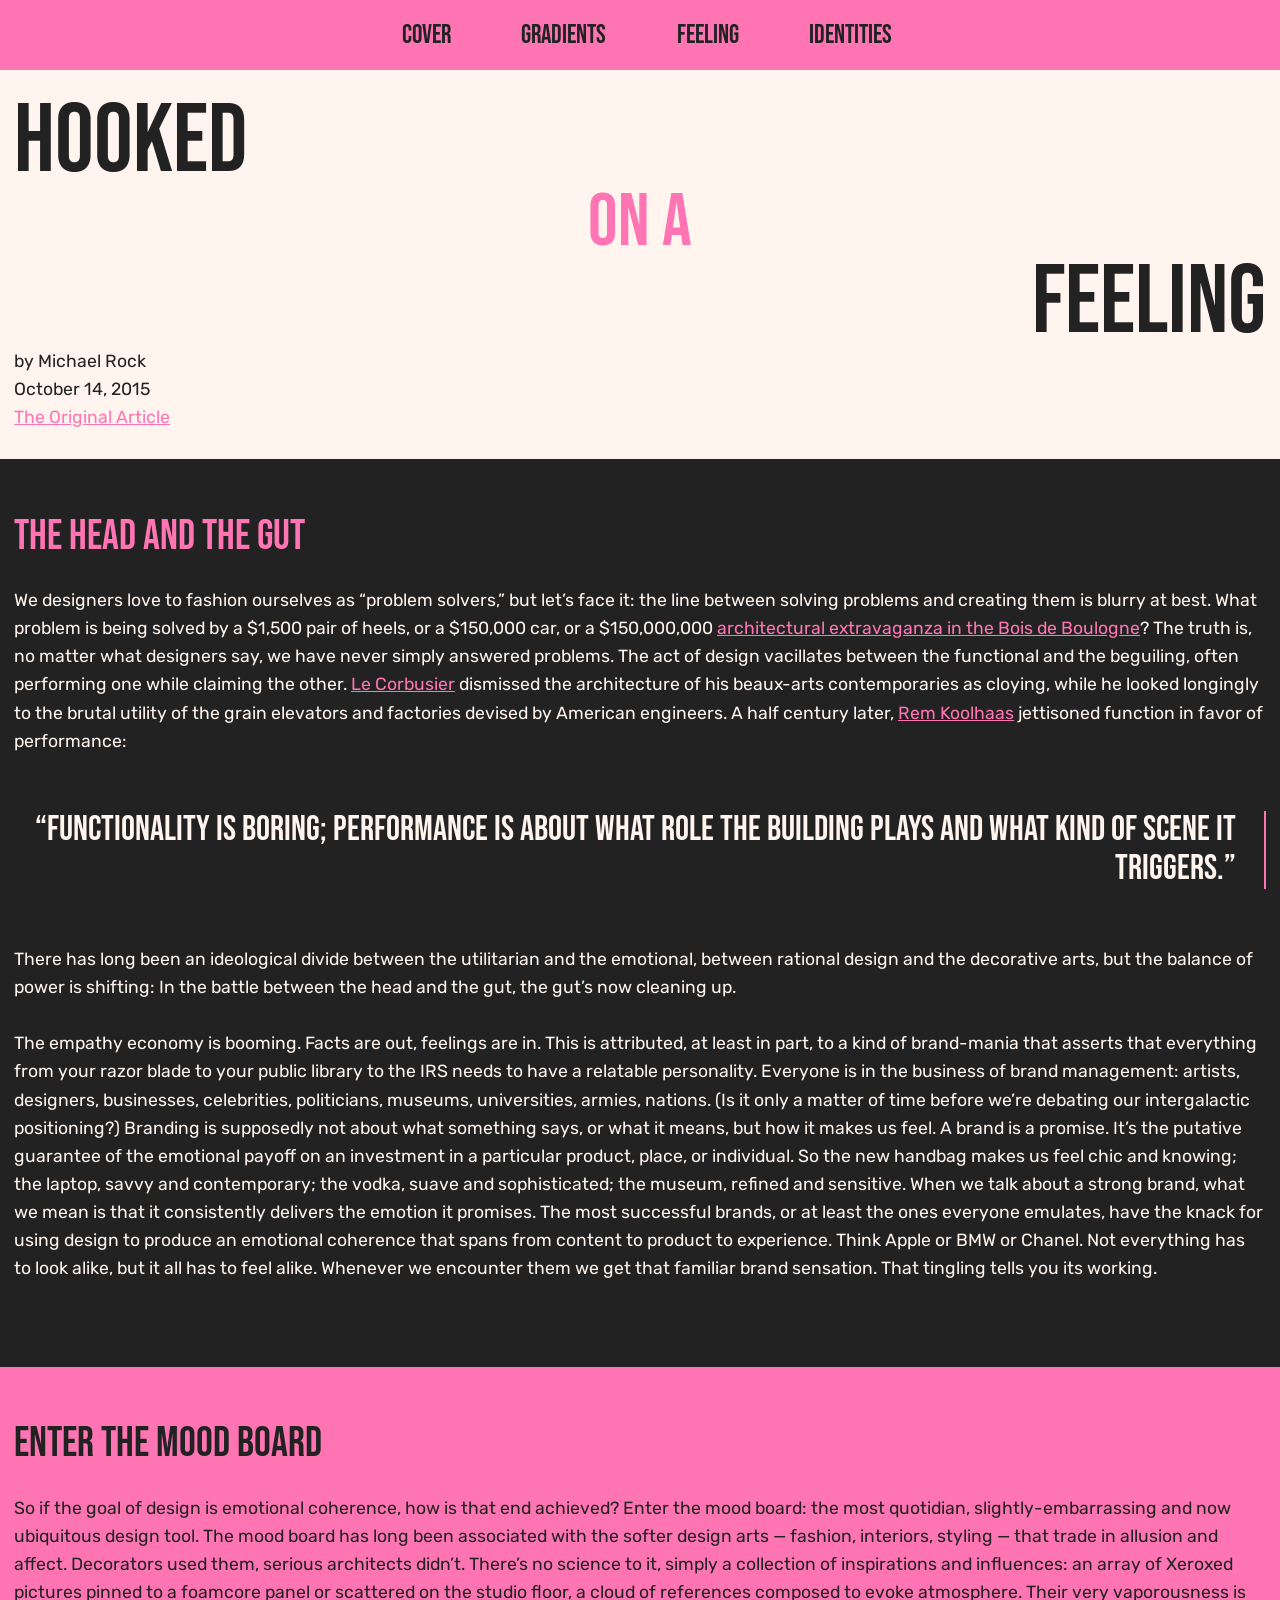
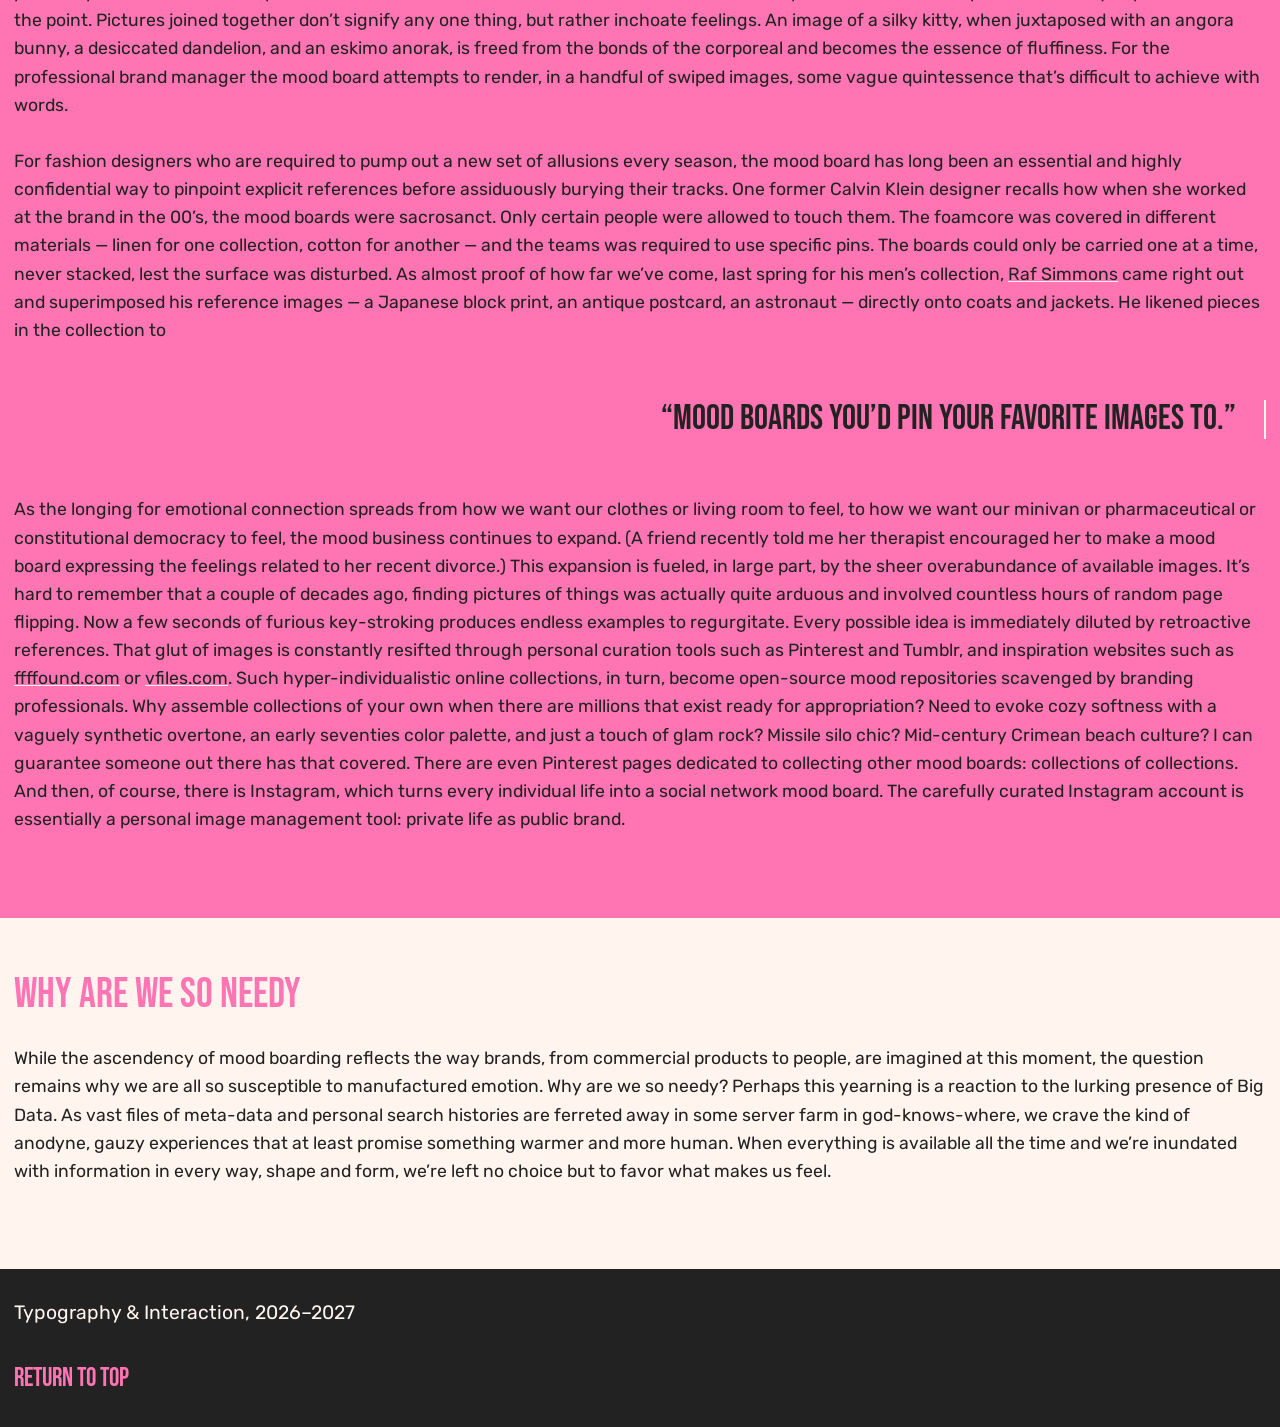
<file: hooked-on-a-feeling/index.html>
<!DOCTYPE html>
<html lang="en">
	<head>
		<meta charset="utf-8">
		<meta name="viewport" content="width=device-width, initial-scale=1">
		<title>Hooked on a Feeling</title>
		<style>
			@import '../styles/reset.css' layer(reset);
			@import '../styles/common.css' layer(common);
			@import 'style.css' layer(page);
		</style>
	</head>
	<body>
		<header>
			<nav>
				<ul>
					<li>
						<a href="../index.html">Cover</a>
					</li>
					<li>
						<a href="../gradients/">Gradients</a>
					</li>
					<li>
						<a href="../hooked-on-a-feeling/">Feeling</a>
					</li>
					<li>
						<a href="../dynamic-identities/">Identities</a>
					</li>
				</ul>
			</nav>
		</header>
		<main>
			<article id="hooked-on-a-feeling">
				<header>
					<h1><span class="title-key">Hooked</span> <span>on a</span> <span class="title-key">Feeling</span></h1>
					<p>by Michael Rock</p>
					<time datetime="2015-10-14">October 14, 2015</time>
					<p class="source"><a href="https://2x4.org/ideas/2015/hooked-on-a-feeling/">The Original Article</a></p>
				</header>

				<!-- nobr on the last words of each paragraph keeps them together to avoid orphans -->
				<section>
					<h2>The Head and the Gut</h2>

					<p>We designers love to fashion ourselves as “problem solvers,” but let’s face it: the line between solving problems and creating them is blurry at best. What problem is being solved by a $1,500 pair of heels, or a $150,000 car, or a $150,000,000 <a href="https://www.fondationlouisvuitton.fr/en">architectural extravaganza in the Bois de Boulogne</a>? The truth is, no matter what designers say, we have never simply answered problems. The act of design vacillates between the functional and the beguiling, often performing one while claiming the other. <a href="https://www.fondationlecorbusier.fr/en/">Le Corbusier</a> dismissed the architecture of his beaux-arts contemporaries as cloying, while he looked longingly to the brutal utility of the grain elevators and factories devised by American engineers. A half century later, <a href="https://www.oma.com/partners/rem-koolhaas">Rem Koolhaas</a> jettisoned function in favor <nobr>of performance:</nobr></p>

					<blockquote>
					<p><q>functionality is boring; performance is about what role the building plays and what kind of scene it triggers.</q></p>
					</blockquote>

					<p>There has long been an ideological divide between the utilitarian and the emotional, between rational design and the decorative arts, but the balance of power is shifting: In the battle between the head and the gut, the gut’s now <nobr>cleaning up.</nobr></p>

					<p>The empathy economy is booming. Facts are out, feelings are in. This is attributed, at least in part, to a kind of brand-mania that asserts that everything from your razor blade to your public library to the IRS needs to have a relatable personality. Everyone is in the business of brand management: artists, designers, businesses, celebrities, politicians, museums, universities, armies, nations. (Is it only a matter of time before we’re debating our intergalactic positioning?) Branding is supposedly not about what something says, or what it means, but how it makes us feel. A brand is a promise. It’s the putative guarantee of the emotional payoff on an investment in a particular product, place, or individual. So the new handbag makes us feel chic and knowing; the laptop, savvy and contemporary; the vodka, suave and sophisticated; the museum, refined and sensitive. When we talk about a strong brand, what we mean is that it consistently delivers the emotion it promises. The most successful brands, or at least the ones everyone emulates, have the knack for using design to produce an emotional coherence that spans from content to product to experience. Think Apple or BMW or Chanel. Not everything has to look alike, but it all has to feel alike. Whenever we encounter them we get that familiar brand sensation. That tingling tells you <nobr>its working.</nobr></p>
				</section>

				<section>
					<h2>Enter the Mood Board</h2>

					<p>So if the goal of design is emotional coherence, how is that end achieved? Enter the mood board: the most quotidian, slightly-embarrassing and now ubiquitous design tool. The mood board has long been associated with the softer design arts — fashion, interiors, styling — that trade in allusion and affect. Decorators used them, serious architects didn’t. There’s no science to it, simply a collection of inspirations and influences: an array of Xeroxed pictures pinned to a foamcore panel or scattered on the studio floor, a cloud of references composed to evoke atmosphere. Their very vaporousness is the point. Pictures joined together don’t signify any one thing, but rather inchoate feelings. An image of a silky kitty, when juxtaposed with an angora bunny, a desiccated dandelion, and an eskimo anorak, is freed from the bonds of the corporeal and becomes the essence of fluffiness. For the professional brand manager the mood board attempts to render, in a handful of swiped images, some vague quintessence that’s difficult to achieve <nobr>with words.</nobr></p>

					<p>For fashion designers who are required to pump out a new set of allusions every season, the mood board has long been an essential and highly confidential way to pinpoint explicit references before assiduously burying their tracks. One former Calvin Klein designer recalls how when she worked at the brand in the 00’s, the mood boards were sacrosanct. Only certain people were allowed to touch them. The foamcore was covered in different materials — linen for one collection, cotton for another — and the teams was required to use specific pins. The boards could only be carried one at a time, never stacked, lest the surface was disturbed. As almost proof of how far we’ve come, last spring for his men’s collection, <a href="https://hypebeast.com/2015/4/raf-simons-speaks-to-another-man-about-a-photo-album-that-inspired-and-decorated-his-2015-springsummer-collection">Raf Simmons</a> came right out and superimposed his reference images — a Japanese block print, an antique postcard, an astronaut — directly onto coats and jackets. He likened pieces in the <nobr>collection to</nobr></p>

					<blockquote>
					<p><q>mood boards you’d pin your favorite images to.</q></p>
					</blockquote>

					<p>As the longing for emotional connection spreads from how we want our clothes or living room to feel, to how we want our minivan or pharmaceutical or constitutional democracy to feel, the mood business continues to expand. (A friend recently told me her therapist encouraged her to make a mood board expressing the feelings related to her recent divorce.) This expansion is fueled, in large part, by the sheer overabundance of available images. It’s hard to remember that a couple of decades ago, finding pictures of things was actually quite arduous and involved countless hours of random page flipping. Now a few seconds of furious key-stroking produces endless examples to regurgitate. Every possible idea is immediately diluted by retroactive references. That glut of images is constantly resifted through personal curation tools such as Pinterest and Tumblr, and inspiration websites such as <a href="https://en.wikipedia.org/wiki/FFFFOUND!">ffffound.com</a> or <a href="https://www.dazeddigital.com/fashion/article/21023/1/the-da-zed-guide-to-the-hyperreal-world-of-vfiles">vfiles.com</a>. Such hyper-individualistic online collections, in turn, become open-source mood repositories scavenged by branding professionals. Why assemble collections of your own when there are millions that exist ready for appropriation? Need to evoke cozy softness with a vaguely synthetic overtone, an early seventies color palette, and just a touch of glam rock? Missile silo chic? Mid-century Crimean beach culture? I can guarantee someone out there has that covered. There are even Pinterest pages dedicated to collecting other mood boards: collections of collections. And then, of course, there is Instagram, which turns every individual life into a social network mood board. The carefully curated Instagram account is essentially a personal image management tool: private life as <nobr>public brand.</nobr></p>
				</section>

				<section>
					<h2>Why Are We So Needy</h2>

					<p>While the ascendency of mood boarding reflects the way brands, from commercial products to people, are imagined at this moment, the question remains why we are all so susceptible to manufactured emotion. Why are we so needy? Perhaps this yearning is a reaction to the lurking presence of Big Data. As vast files of meta-data and personal search histories are ferreted away in some server farm in god-knows-where, we crave the kind of anodyne, gauzy experiences that at least promise something warmer and more human. When everything is available all the time and we’re inundated with information in every way, shape and form, we’re left no choice but to favor what makes <nobr>us feel.</nobr></p>
				</section>
			</article>
		</main>

		<footer>
			<p>Typography & Interaction, 2026–2027</p>
			<!-- From Michael's example + searched to make sure it will just take user back to the top without an extra id -->
			<a href="#">Return to top</a>
		</footer>

	</body>
</html>
</file>
